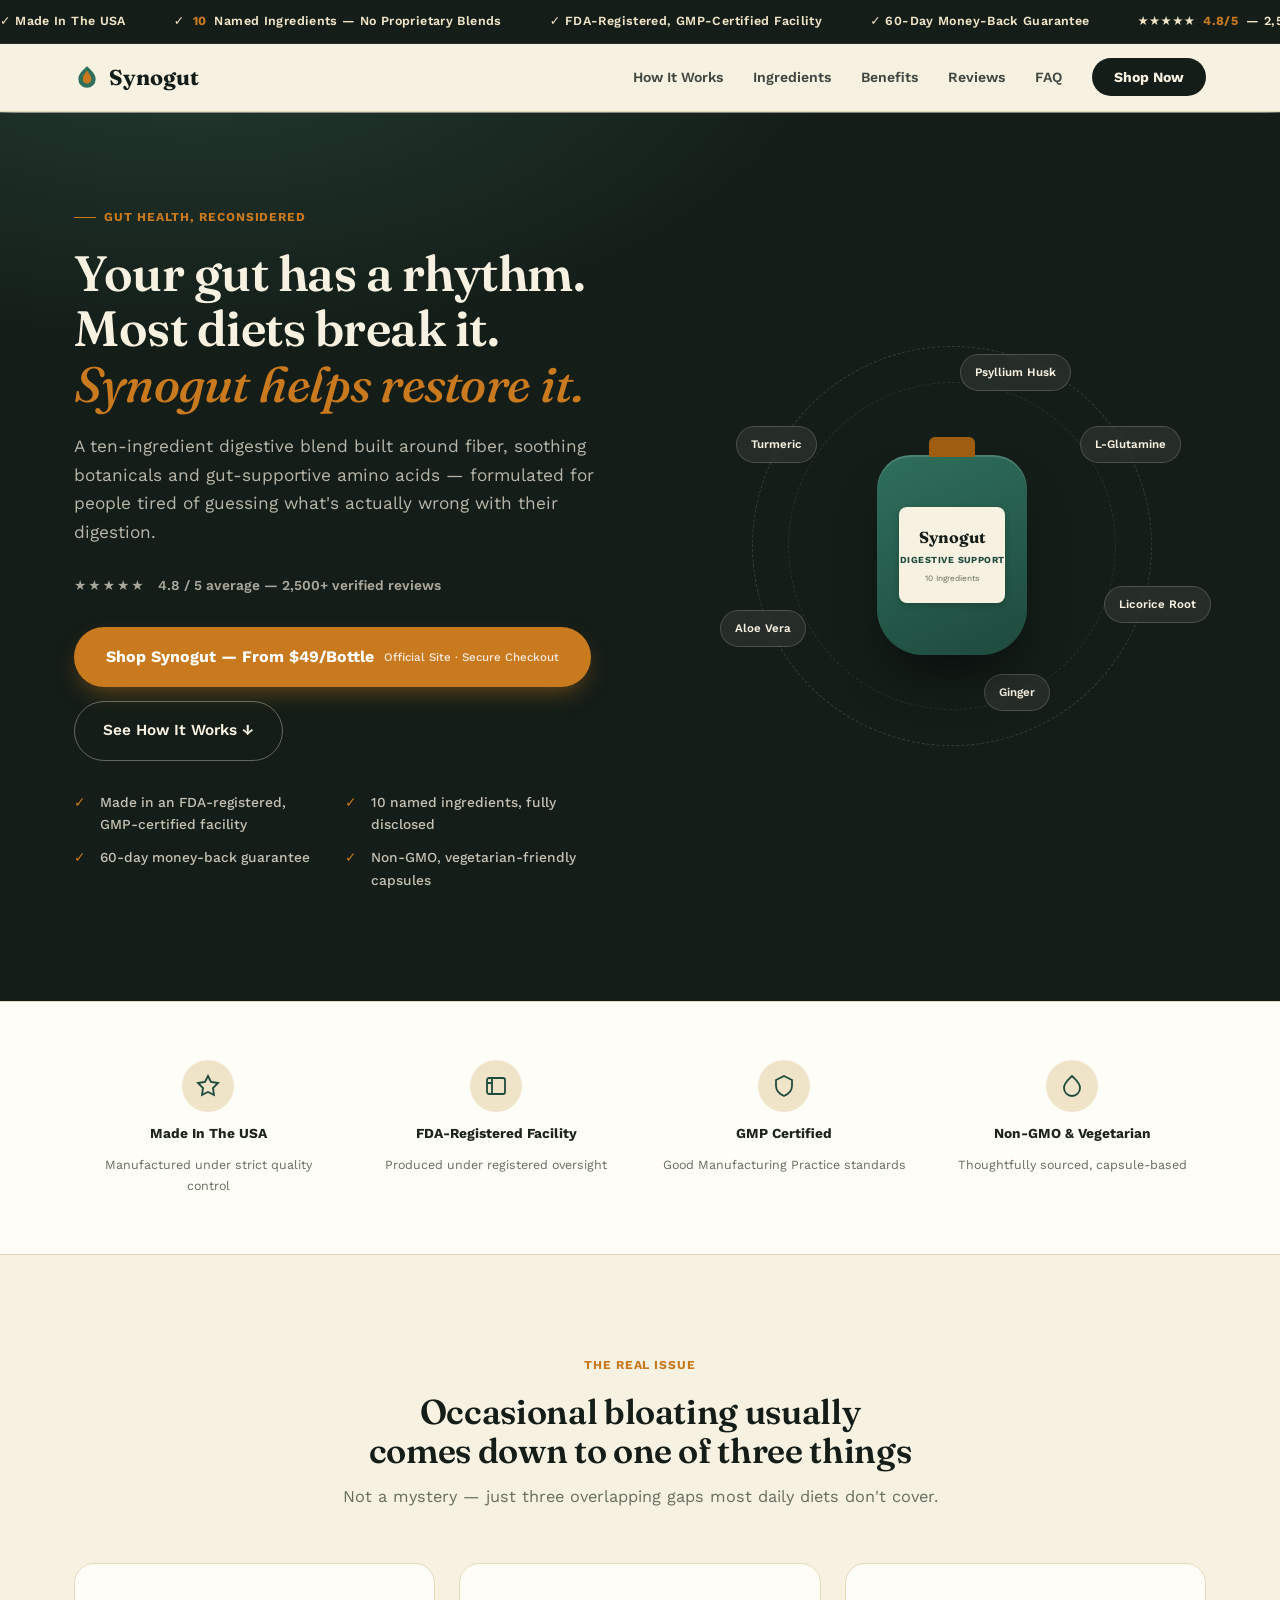
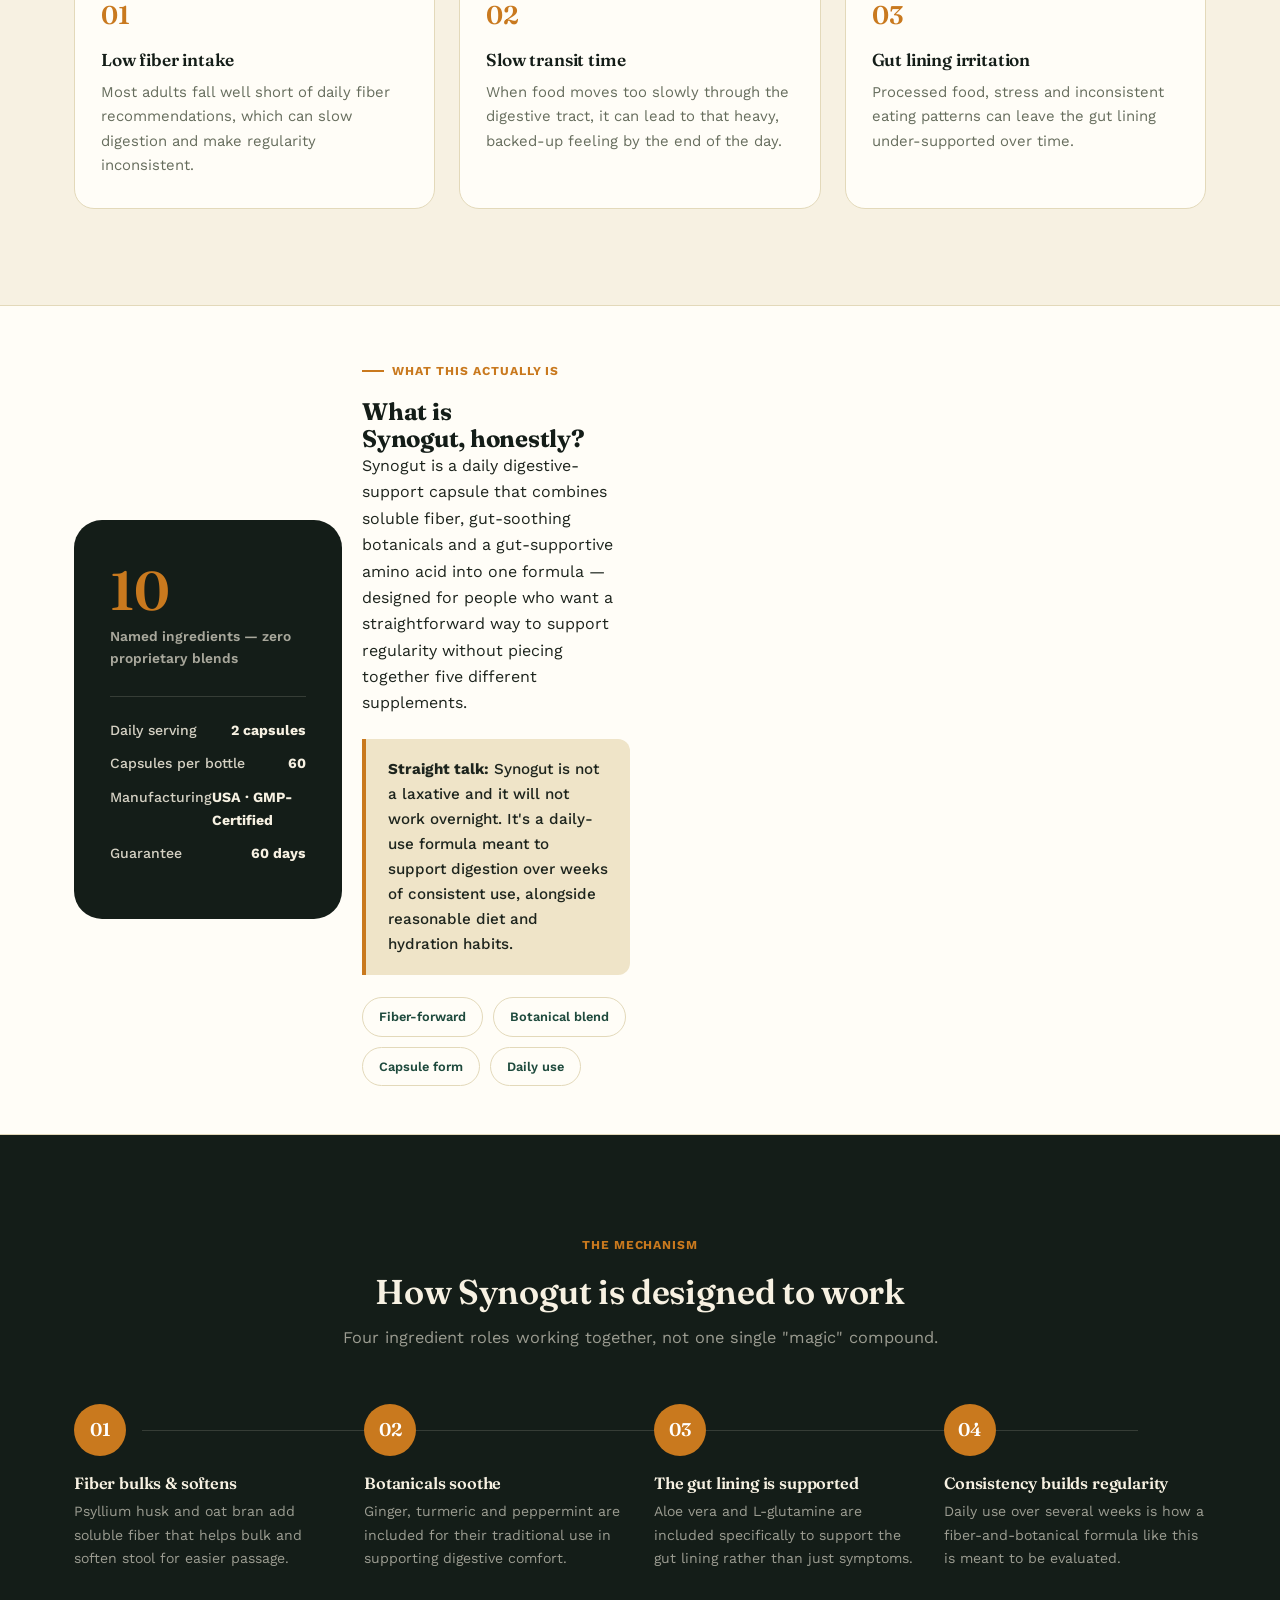
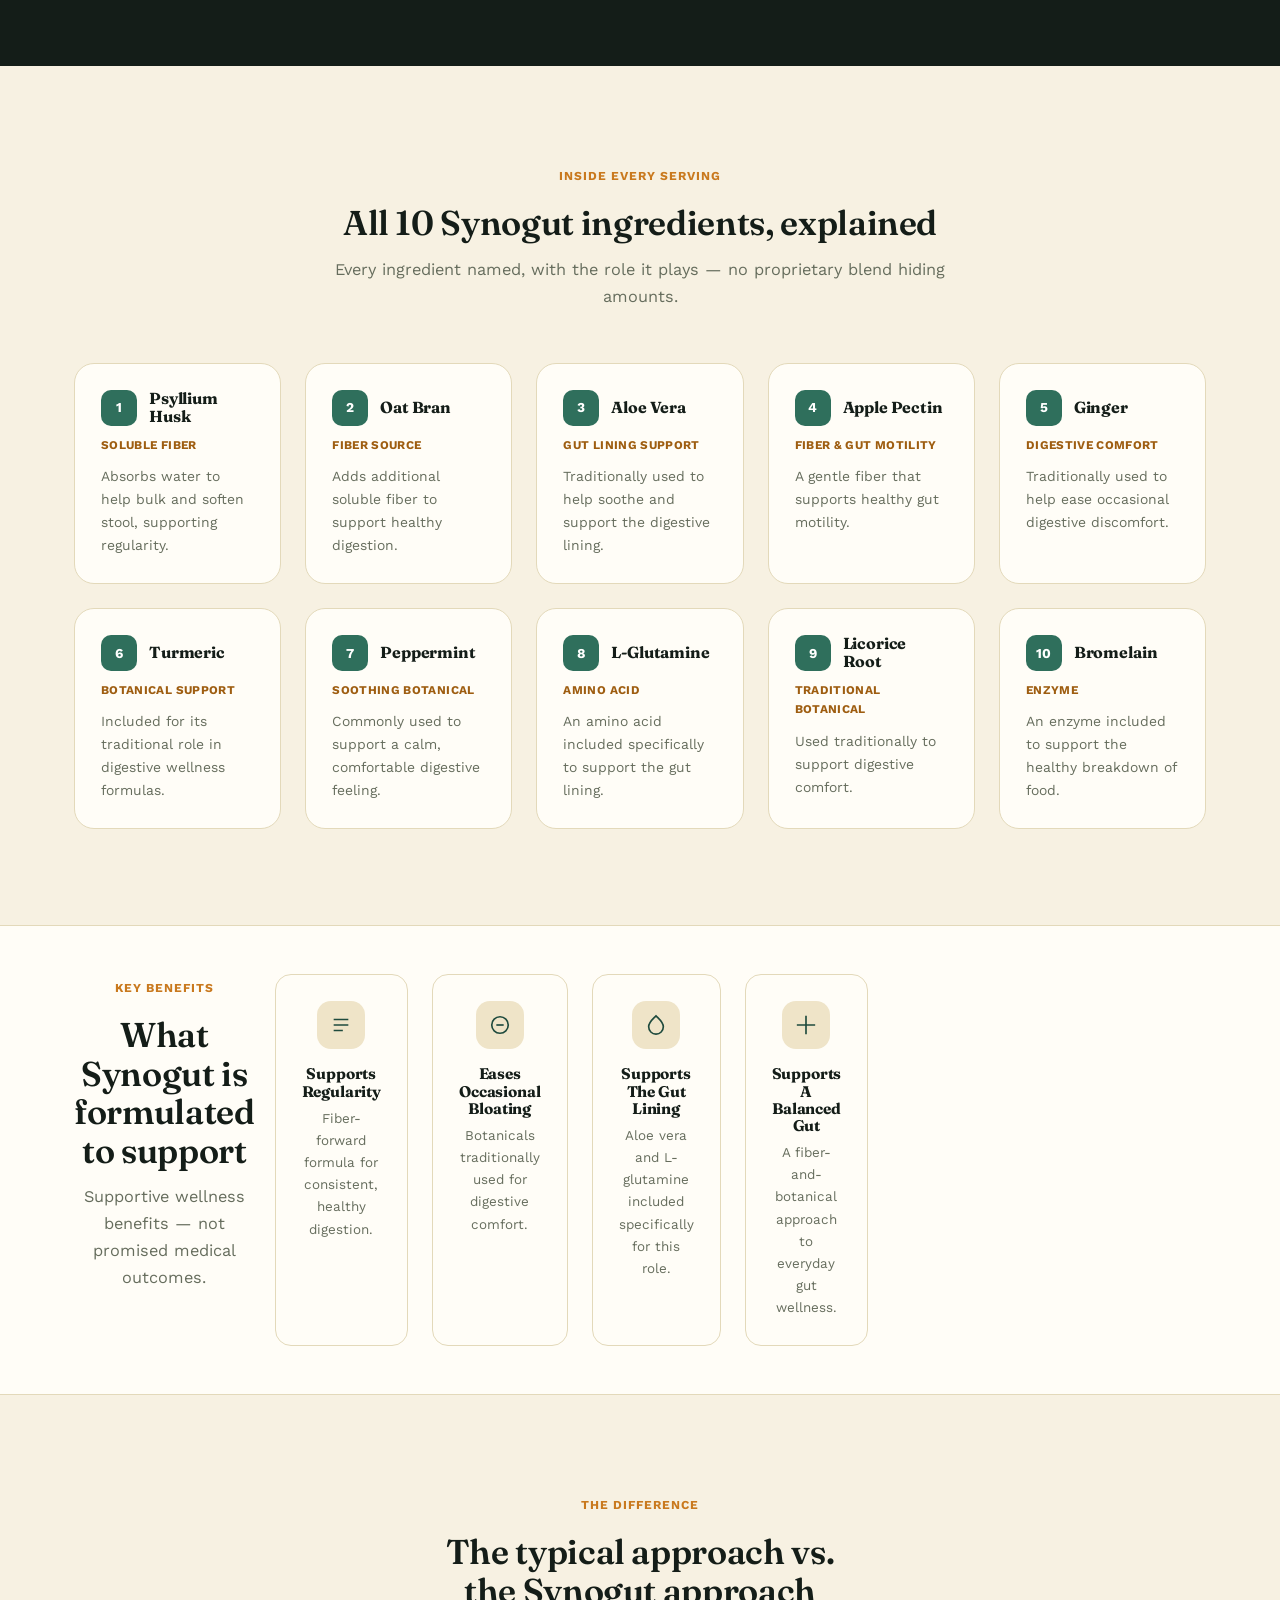
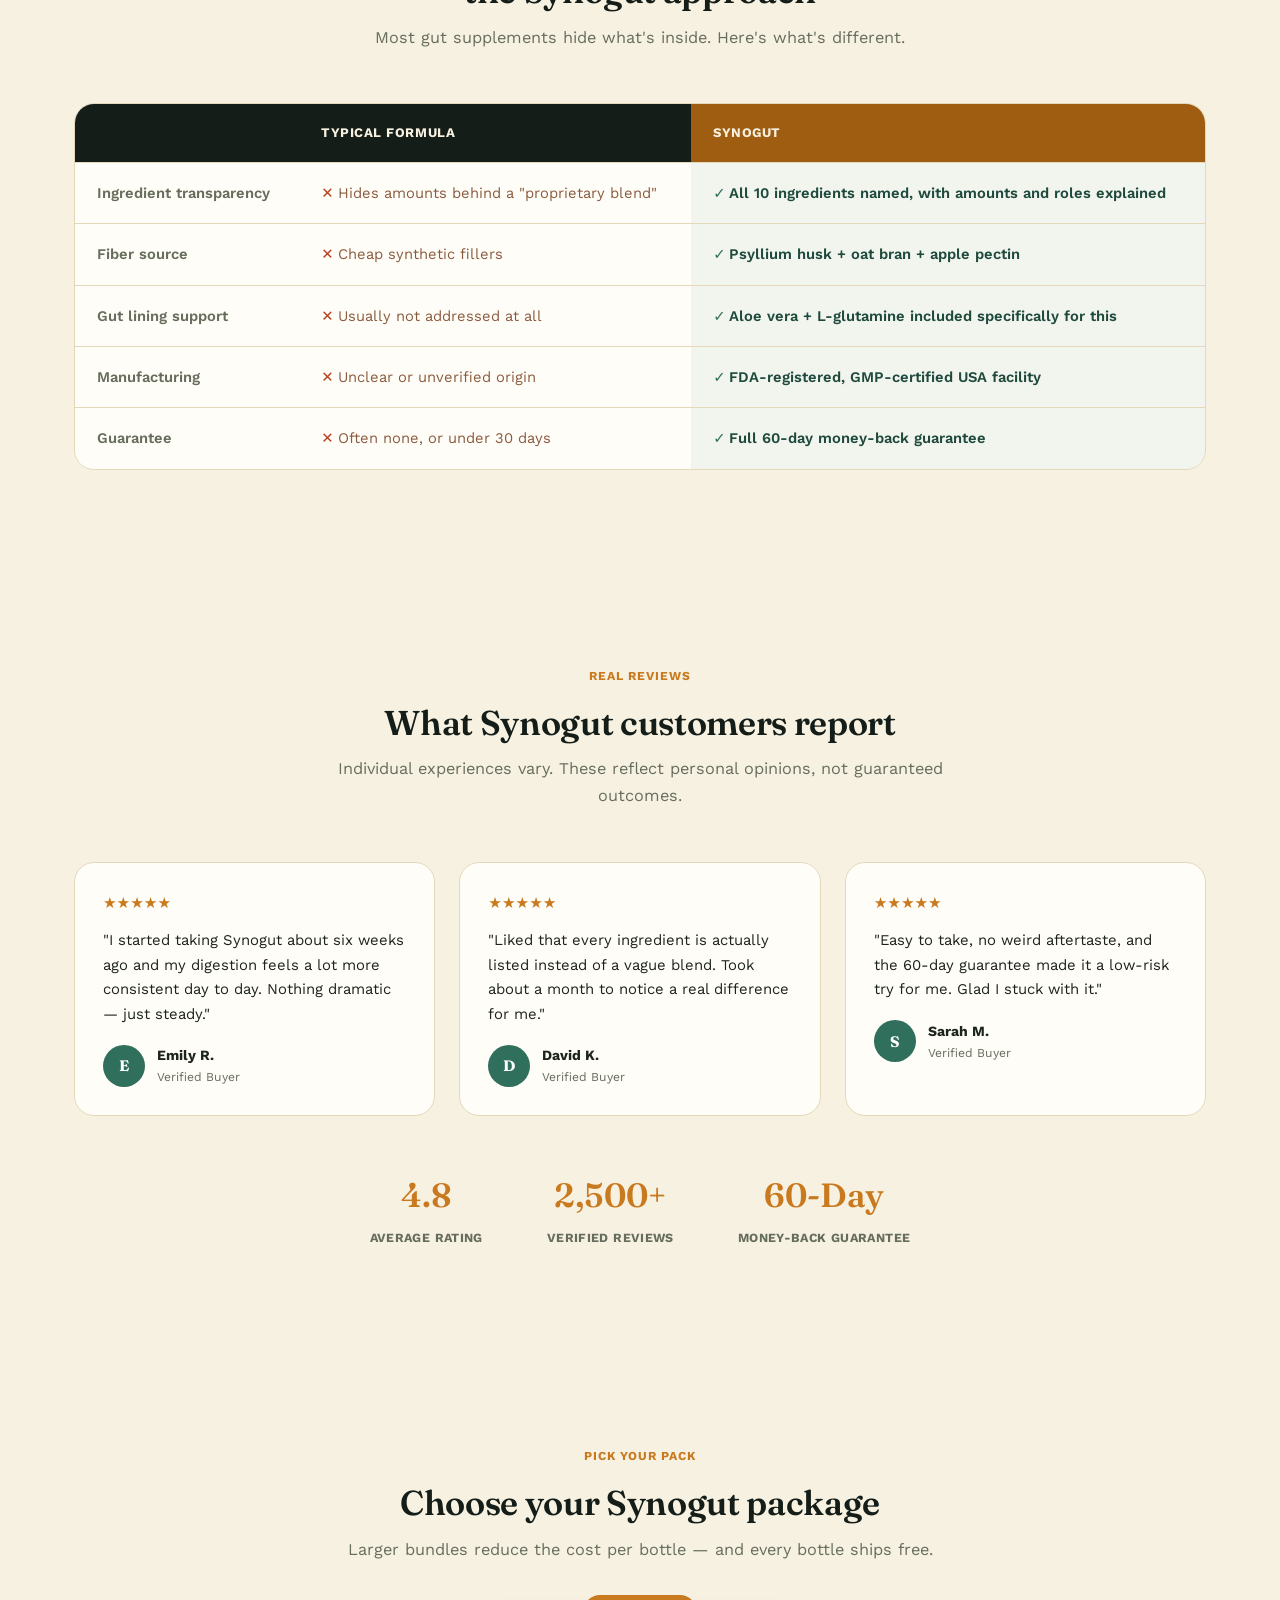
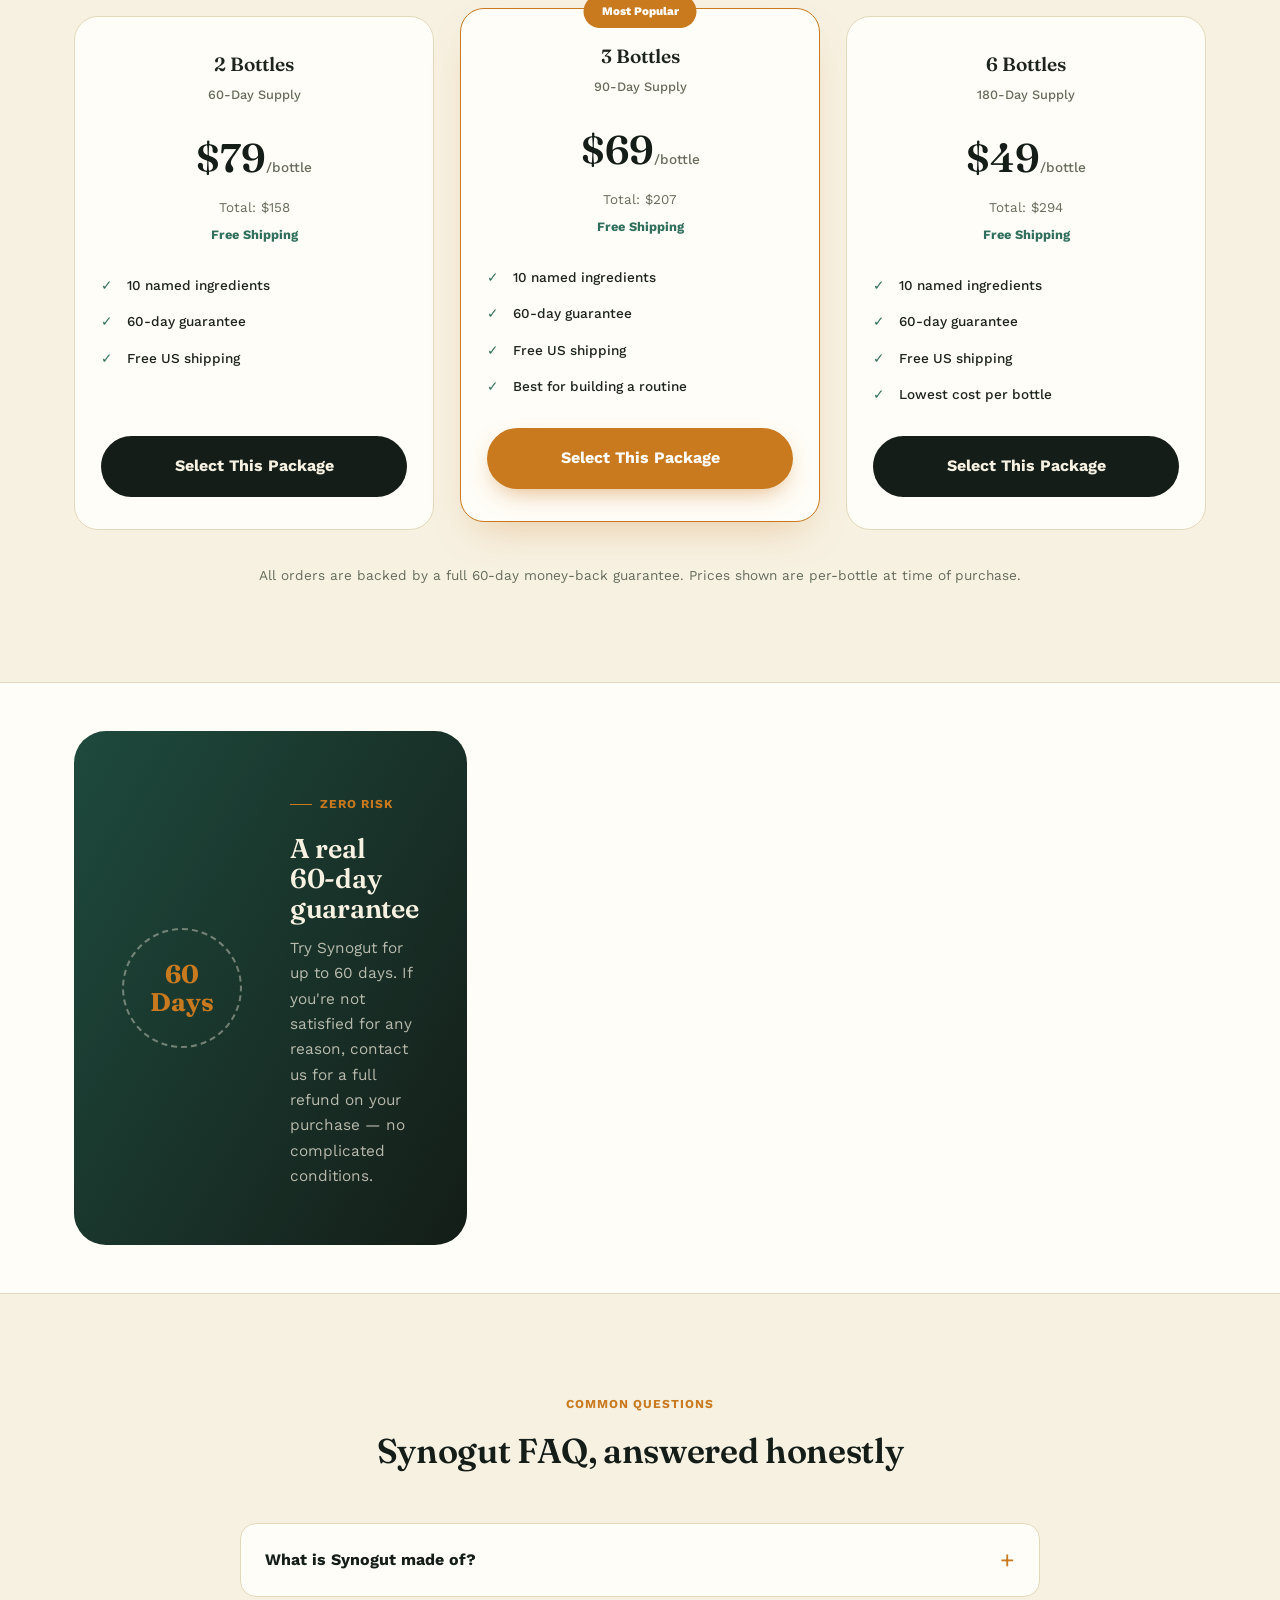
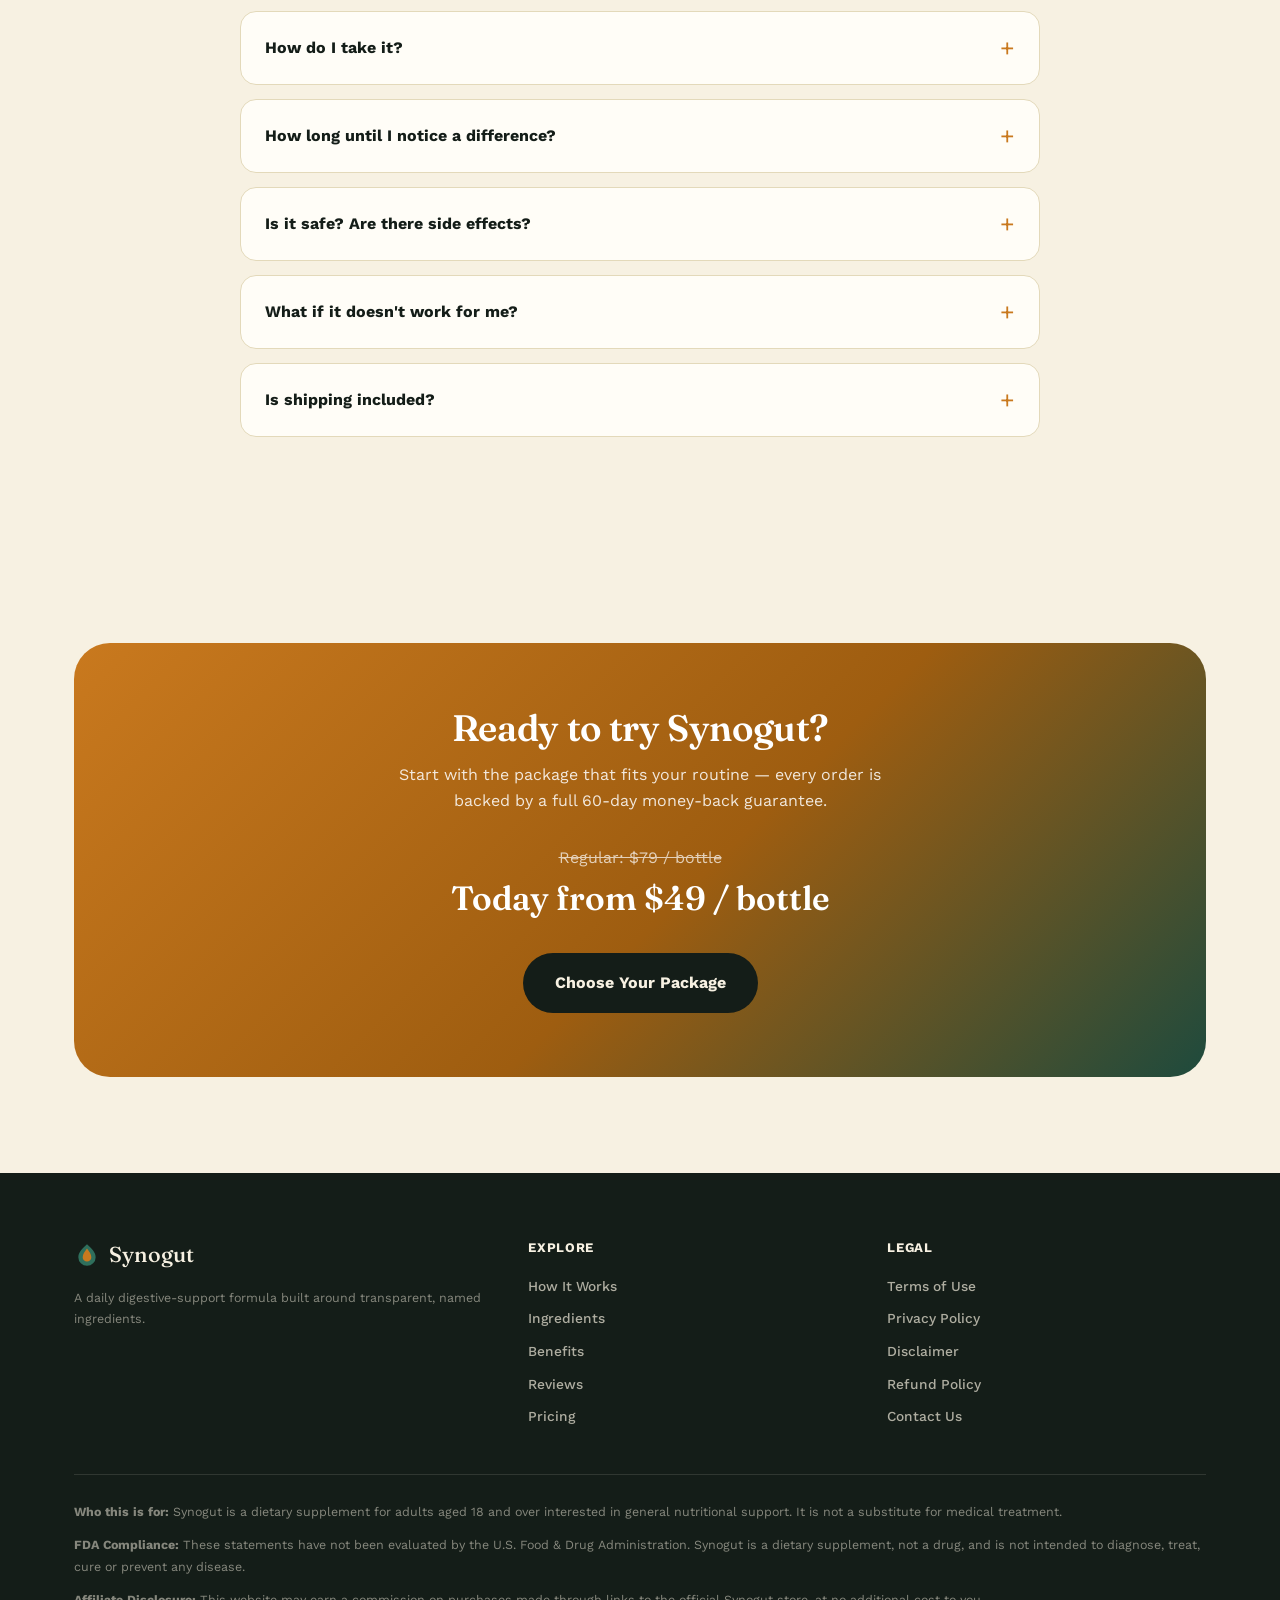
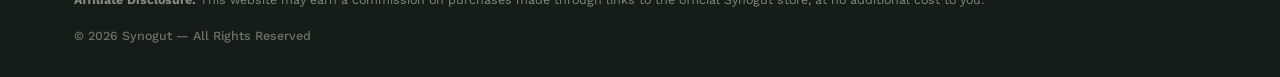
<file: samples/design-12-terra/index.html>
<!doctype html>
<html lang="en">
<head>
<meta charset="utf-8">
<meta name="viewport" content="width=device-width,initial-scale=1">
<title>Synogut — Your Gut Has A Rhythm</title>
<meta name="description" content="Synogut is a ten-ingredient digestive support formula built around fiber, soothing botanicals and gut-supportive amino acids. Made in an FDA-registered, GMP-certified USA facility.">
<link rel="preconnect" href="https://fonts.googleapis.com">
<link rel="preconnect" href="https://fonts.gstatic.com" crossorigin>
<link href="https://fonts.googleapis.com/css2?family=Fraunces:ital,opsz,wght@0,9..144,400;0,9..144,500;0,9..144,600;0,9..144,700;0,9..144,900;1,9..144,500&family=Work+Sans:wght@400;500;600;700;800&display=swap" rel="stylesheet">
<style>
:root{
 --ink:#141d18;
 --ink2:#1d2b23;
 --paper:#f7f1e2;
 --paper2:#efe4c8;
 --card:#fffdf7;
 --amber:#c9791e;
 --amber-dark:#9e5d10;
 --teal:#2f6f5c;
 --teal-dark:#1e4a3d;
 --text:#1d241d;
 --muted:#666d5d;
 --border:#e3d9ba;
 --radius:20px;
 --shadow:0 10px 30px -12px rgba(20,29,24,.25);
}
*{box-sizing:border-box;margin:0;padding:0}
html{scroll-behavior:smooth}
body{font-family:'Work Sans',system-ui,sans-serif;color:var(--text);background:var(--paper);line-height:1.65;-webkit-font-smoothing:antialiased}
h1,h2,h3,h4{font-family:'Fraunces',Georgia,serif;line-height:1.12;letter-spacing:-.01em;color:var(--ink);text-wrap:balance}
.wrap{max-width:1180px;margin:0 auto;padding:0 24px}
a{color:inherit;text-decoration:none}
img,svg{max-width:100%;display:block}
ul{list-style:none}
section{padding:96px 0}
@media(max-width:640px){section{padding:64px 0}}

/* ticker */
.ticker-wrap{background:var(--ink);overflow:hidden;padding:11px 0;border-bottom:1px solid rgba(255,255,255,.08)}
.ticker{display:flex;gap:48px;white-space:nowrap;animation:scroll 26s linear infinite;width:max-content}
.ticker span{color:var(--paper2);font-size:.78rem;font-weight:600;letter-spacing:.03em;display:flex;align-items:center;gap:8px}
.ticker span b{color:var(--amber);font-weight:700}
@keyframes scroll{from{transform:translateX(0)}to{transform:translateX(-50%)}}

/* nav */
nav{position:sticky;top:0;z-index:80;background:rgba(247,241,226,.92);backdrop-filter:blur(10px);border-bottom:1px solid var(--border)}
nav .wrap{display:flex;align-items:center;justify-content:space-between;gap:24px;padding:16px 24px}
.logo{display:flex;align-items:center;gap:9px;font-family:'Fraunces',serif;font-weight:700;font-size:1.35rem;color:var(--ink)}
.logo svg{width:26px;height:26px;flex:none}
.navlinks{display:flex;align-items:center;gap:30px;flex-wrap:wrap}
.navlinks a{font-size:.88rem;font-weight:600;color:var(--ink);opacity:.8}
.navlinks a:hover{opacity:1;color:var(--teal)}
.nav-cta{background:var(--ink)!important;color:var(--paper)!important;padding:11px 22px;border-radius:999px;opacity:1!important;font-weight:700!important}
.nav-cta:hover{background:var(--teal-dark)!important}
.navburger{display:none}
@media(max-width:900px){.navlinks{display:none}}

/* buttons */
.btn{display:inline-flex;align-items:center;gap:10px;background:var(--amber);color:#fff;padding:17px 32px;border-radius:999px;font-weight:700;font-size:1rem;cursor:pointer;border:none;box-shadow:0 10px 24px -8px rgba(201,121,30,.55);transition:.15s ease}
.btn:hover{background:var(--amber-dark);transform:translateY(-2px)}
.btn-ghost{display:inline-flex;align-items:center;gap:8px;background:transparent;color:var(--paper);padding:16px 28px;border-radius:999px;font-weight:600;font-size:.96rem;border:1.5px solid rgba(247,241,226,.35)}
.btn-ghost:hover{border-color:var(--paper)}
.btn-dark{display:inline-flex;align-items:center;gap:10px;background:var(--ink);color:var(--paper);padding:17px 32px;border-radius:999px;font-weight:700;font-size:1rem}
.btn-dark:hover{background:var(--teal-dark)}
.btn-sub{display:block;font-size:.72rem;font-weight:500;opacity:.85;margin-top:2px}
.btn-wide{width:100%;justify-content:center}

/* hero */
.hero{background:radial-gradient(1200px 600px at 15% -10%,#233c30 0%,var(--ink) 55%);position:relative;overflow:hidden;padding:88px 0 110px}
.hero-grid{display:grid;grid-template-columns:1.05fr .95fr;gap:64px;align-items:center;position:relative;z-index:2}
.eyebrow{display:inline-flex;align-items:center;gap:8px;font-size:.76rem;font-weight:700;letter-spacing:.08em;text-transform:uppercase;color:var(--amber);margin-bottom:18px}
.eyebrow:before{content:'';width:22px;height:1.5px;background:var(--amber)}
.hero h1{font-size:3.1rem;color:var(--paper);font-weight:600;margin-bottom:20px}
.hero h1 em{font-style:italic;color:var(--amber);font-weight:500}
.hero .lede{font-size:1.08rem;color:rgba(247,241,226,.72);max-width:520px;margin-bottom:28px;font-weight:400}
.rating-row{display:flex;align-items:center;gap:12px;margin-bottom:30px}
.stars{color:var(--amber);letter-spacing:2px;font-size:1.05rem}
.rating-row span{font-size:.86rem;color:rgba(247,241,226,.65);font-weight:600}
.hero-actions{display:flex;gap:14px;flex-wrap:wrap;margin-bottom:30px}
.hero-checks{display:grid;grid-template-columns:1fr 1fr;gap:10px 22px;max-width:520px}
.hero-checks li{position:relative;padding-left:26px;font-size:.86rem;color:rgba(247,241,226,.78);font-weight:500}
.hero-checks li:before{content:'✓';position:absolute;left:0;top:0;color:var(--amber);font-weight:800}

/* orbit graphic */
.orbit{position:relative;width:100%;max-width:400px;aspect-ratio:1/1;margin:0 auto}
.orbit-ring{position:absolute;inset:0;border:1.5px dashed rgba(247,241,226,.16);border-radius:50%}
.orbit-ring.r2{inset:36px;border-color:rgba(247,241,226,.1)}
.bottle{position:absolute;left:50%;top:50%;transform:translate(-50%,-50%);width:150px;text-align:center}
.bottle-cap{width:46px;height:20px;background:var(--amber-dark);border-radius:6px 6px 2px 2px;margin:0 auto -2px;position:relative;z-index:2}
.bottle-body{width:150px;height:200px;border-radius:34px 34px 46px 46px;background:linear-gradient(155deg,var(--teal) 0%,var(--teal-dark) 100%);box-shadow:0 30px 50px -18px rgba(0,0,0,.6),inset 0 2px 0 rgba(255,255,255,.15);display:flex;align-items:center;justify-content:center}
.bottle-label{background:var(--paper);width:106px;height:96px;border-radius:8px;display:flex;flex-direction:column;align-items:center;justify-content:center;gap:2px;box-shadow:0 2px 6px rgba(0,0,0,.2)}
.bottle-label b{font-family:'Fraunces',serif;font-size:1rem;color:var(--ink);font-weight:700}
.bottle-label span{font-size:.58rem;color:var(--teal-dark);font-weight:700;letter-spacing:.05em;text-transform:uppercase}
.bottle-label i{font-size:.52rem;color:var(--muted);font-style:normal;margin-top:3px}
.chip{position:absolute;background:rgba(247,241,226,.08);border:1px solid rgba(247,241,226,.18);color:var(--paper);font-size:.72rem;font-weight:600;padding:8px 14px;border-radius:999px;backdrop-filter:blur(4px);white-space:nowrap}
.chip.c1{top:2%;left:52%}
.chip.c2{top:20%;left:-4%}
.chip.c3{top:66%;left:-8%}
.chip.c4{top:82%;left:58%}
.chip.c5{top:20%;left:82%}
.chip.c6{top:60%;left:88%}
@media(max-width:1050px){.hero-grid{grid-template-columns:1fr}.orbit{max-width:320px;margin-top:20px}.hero h1{font-size:2.4rem}.hero-checks{grid-template-columns:1fr}}
@media(max-width:640px){.chip{display:none}}

/* section heads */
.head{text-align:center;max-width:640px;margin:0 auto 52px}
.head .eyebrow{justify-content:center}
.head .eyebrow:before{display:none}
.head h2{font-size:2.15rem;font-weight:600;margin-bottom:14px}
.head p{color:var(--muted);font-size:1.02rem}
.head.left{text-align:left;margin:0 0 40px}
.head.left .eyebrow{justify-content:flex-start}

/* trust badges */
.trust{background:var(--card);border-top:1px solid var(--border);border-bottom:1px solid var(--border);padding:48px 0}
.trust .wrap{display:grid;grid-template-columns:repeat(4,1fr);gap:20px}
.tcard{display:flex;flex-direction:column;align-items:center;text-align:center;gap:10px;padding:10px}
.tcard .ic{width:52px;height:52px;border-radius:50%;background:var(--paper2);display:flex;align-items:center;justify-content:center;color:var(--teal-dark)}
.tcard b{font-size:.86rem;font-weight:700}
.tcard span{font-size:.78rem;color:var(--muted)}
@media(max-width:760px){.trust .wrap{grid-template-columns:1fr 1fr}}

/* problem cards */
.grid{display:grid;gap:24px}
.g3{grid-template-columns:repeat(3,1fr)}
.g4{grid-template-columns:repeat(4,1fr)}
.g5{grid-template-columns:repeat(5,1fr)}
@media(max-width:900px){.g3,.g4,.g5{grid-template-columns:1fr 1fr}}
@media(max-width:560px){.g3,.g4,.g5{grid-template-columns:1fr}}

.pcard{background:var(--card);border:1px solid var(--border);border-radius:var(--radius);padding:30px 26px}
.pcard .num{font-family:'Fraunces',serif;font-size:1.6rem;color:var(--amber);font-weight:600;margin-bottom:14px}
.pcard h4{font-size:1.08rem;margin-bottom:10px;font-weight:600}
.pcard p{color:var(--muted);font-size:.93rem}

/* split */
.split{display:grid;grid-template-columns:.85fr 1.15fr;gap:64px;align-items:center}
@media(max-width:900px){.split{grid-template-columns:1fr}}
.statcard{background:var(--ink);border-radius:28px;padding:44px 36px;color:var(--paper)}
.statcard .big{font-family:'Fraunces',serif;font-size:3.4rem;font-weight:600;color:var(--amber);line-height:1}
.statcard .lbl{font-size:.86rem;color:rgba(247,241,226,.65);margin:6px 0 26px;font-weight:600}
.statcard hr{border:none;border-top:1px solid rgba(247,241,226,.15);margin:22px 0}
.statrow{display:flex;justify-content:space-between;font-size:.88rem;color:rgba(247,241,226,.85);margin-bottom:10px;font-weight:500}
.statrow b{color:var(--paper)}
.callout{background:var(--paper2);border-left:4px solid var(--amber);border-radius:0 12px 12px 0;padding:18px 22px;margin:22px 0;font-size:.95rem;font-weight:500;color:var(--text)}
.chiprow{display:flex;flex-wrap:wrap;gap:10px;margin-top:20px}
.chiprow span{background:var(--card);border:1px solid var(--border);border-radius:999px;padding:8px 16px;font-size:.8rem;font-weight:600;color:var(--teal-dark)}

/* dark section (how it works) */
.dark{background:var(--ink);color:var(--paper)}
.dark .head h2,.dark h3,.dark h4{color:var(--paper)}
.dark .head p{color:rgba(247,241,226,.6)}
.timeline{position:relative;display:grid;grid-template-columns:repeat(4,1fr);gap:28px}
.timeline:before{content:'';position:absolute;top:26px;left:6%;right:6%;height:1px;background:rgba(247,241,226,.15)}
@media(max-width:900px){.timeline{grid-template-columns:1fr 1fr}.timeline:before{display:none}}
@media(max-width:560px){.timeline{grid-template-columns:1fr}}
.tl-step{position:relative}
.tl-num{width:52px;height:52px;border-radius:50%;background:var(--amber);color:#fff;display:flex;align-items:center;justify-content:center;font-family:'Fraunces',serif;font-weight:600;font-size:1.15rem;margin-bottom:18px;position:relative;z-index:2}
.tl-step h4{font-size:1.02rem;margin-bottom:8px;font-weight:600}
.tl-step p{font-size:.88rem;color:rgba(247,241,226,.6)}

/* ingredients */
.ing-card{background:var(--card);border:1px solid var(--border);border-radius:var(--radius);padding:26px;display:flex;flex-direction:column;gap:10px}
.ing-top{display:flex;align-items:center;gap:12px}
.ing-num{width:36px;height:36px;border-radius:10px;background:var(--teal);color:#fff;display:flex;align-items:center;justify-content:center;font-weight:700;font-size:.85rem;flex:none}
.ing-card h4{font-size:1rem;font-weight:700}
.ing-role{font-size:.74rem;color:var(--amber-dark);font-weight:700;text-transform:uppercase;letter-spacing:.03em}
.ing-card p{font-size:.87rem;color:var(--muted)}

/* benefits */
.bcard{background:var(--card);border:1px solid var(--border);border-radius:16px;padding:26px;text-align:center}
.bcard .ic{width:48px;height:48px;border-radius:14px;background:var(--paper2);color:var(--teal-dark);display:flex;align-items:center;justify-content:center;margin:0 auto 16px}
.bcard h4{font-size:.96rem;margin-bottom:8px;font-weight:700}
.bcard p{font-size:.84rem;color:var(--muted)}

/* comparison table */
.tblwrap{overflow-x:auto;border-radius:var(--radius);border:1px solid var(--border)}
table.cmp{width:100%;border-collapse:collapse;min-width:640px;background:var(--card)}
table.cmp th{text-align:left;padding:18px 22px;font-size:.82rem;text-transform:uppercase;letter-spacing:.04em;font-weight:700;background:var(--ink);color:var(--paper)}
table.cmp th:first-child{color:rgba(247,241,226,.55);font-weight:600}
table.cmp th.hl{background:var(--amber-dark)}
table.cmp td{padding:18px 22px;font-size:.92rem;border-top:1px solid var(--border);vertical-align:top}
table.cmp td:first-child{color:var(--muted);font-weight:600;white-space:nowrap}
table.cmp td.bad{color:#8a5a3f}
table.cmp td.bad:before{content:'✕ ';color:#b4401f;font-weight:800}
table.cmp td.good{color:var(--teal-dark);font-weight:600;background:rgba(47,111,92,.06)}
table.cmp td.good:before{content:'✓ ';color:var(--teal);font-weight:800}

/* reviews */
.rev-card{background:var(--card);border:1px solid var(--border);border-radius:var(--radius);padding:28px}
.rev-stars{color:var(--amber);font-size:.95rem;margin-bottom:12px}
.rev-card p{font-size:.93rem;color:var(--text);margin-bottom:18px}
.rev-head{display:flex;align-items:center;gap:12px}
.rev-avatar{width:42px;height:42px;border-radius:50%;background:var(--teal);color:#fff;display:flex;align-items:center;justify-content:center;font-family:'Fraunces',serif;font-weight:700;font-size:.95rem;flex:none}
.rev-name{font-weight:700;font-size:.88rem}
.rev-sub{font-size:.76rem;color:var(--muted)}
.rev-board{display:flex;justify-content:center;gap:64px;margin-top:52px;flex-wrap:wrap;text-align:center}
.rev-board b{display:block;font-family:'Fraunces',serif;font-size:2.1rem;font-weight:600;color:var(--amber)}
.rev-board span{font-size:.78rem;color:var(--muted);font-weight:700;text-transform:uppercase;letter-spacing:.03em}

/* pricing */
.plans{display:grid;grid-template-columns:repeat(3,1fr);gap:26px;align-items:stretch}
@media(max-width:900px){.plans{grid-template-columns:1fr}}
.plan{background:var(--card);border:1.5px solid var(--border);border-radius:24px;padding:32px 26px;text-align:center;display:flex;flex-direction:column;position:relative}
.plan.top{border-color:var(--amber);box-shadow:0 18px 40px -16px rgba(201,121,30,.35);transform:translateY(-8px)}
@media(max-width:900px){.plan.top{transform:none}}
.plan-badge{position:absolute;top:-14px;left:50%;transform:translateX(-50%);background:var(--amber);color:#fff;font-size:.72rem;font-weight:800;padding:7px 18px;border-radius:999px;white-space:nowrap}
.plan-ttl{font-family:'Fraunces',serif;font-weight:600;font-size:1.2rem;margin-bottom:4px}
.plan-sub{font-size:.8rem;color:var(--muted);margin-bottom:20px;font-weight:500}
.plan-price{font-family:'Fraunces',serif;font-size:2.5rem;font-weight:600;color:var(--ink)}
.plan-price small{font-size:.85rem;font-weight:500;color:var(--muted);font-family:'Work Sans',sans-serif}
.plan-tot{font-size:.84rem;color:var(--muted);margin:6px 0 4px}
.plan-ship{font-size:.8rem;color:var(--teal);font-weight:700;margin-bottom:22px}
.plan ul{text-align:left;margin-bottom:24px;flex:1}
.plan ul li{font-size:.85rem;padding:7px 0 7px 26px;position:relative;font-weight:500;color:var(--text)}
.plan ul li:before{content:'✓';position:absolute;left:0;color:var(--teal);font-weight:800}
.plan-note{text-align:center;margin-top:34px;font-size:.85rem;color:var(--muted)}

/* guarantee */
.guar{background:linear-gradient(120deg,var(--teal-dark),var(--ink));border-radius:32px;padding:56px 48px;display:flex;align-items:center;gap:48px;color:var(--paper)}
.guar .seal{width:120px;height:120px;border-radius:50%;border:2px dashed rgba(247,241,226,.4);display:flex;align-items:center;justify-content:center;flex:none;font-family:'Fraunces',serif;font-size:1.6rem;font-weight:700;color:var(--amber);text-align:center;line-height:1.1}
.guar h3{color:var(--paper);font-size:1.7rem;margin-bottom:12px;font-weight:600}
.guar p{color:rgba(247,241,226,.72);font-size:.96rem}
@media(max-width:760px){.guar{flex-direction:column;text-align:center;padding:40px 26px}}

/* faq */
.faq{max-width:800px;margin:0 auto}
.faq-row{border:1px solid var(--border);border-radius:16px;margin-bottom:14px;background:var(--card);overflow:hidden}
.faq-btn{width:100%;text-align:left;background:transparent;border:none;padding:22px 24px;font-size:1rem;font-weight:700;font-family:'Work Sans',sans-serif;cursor:pointer;color:var(--ink);display:flex;justify-content:space-between;align-items:center;gap:16px}
.faq-btn:after{content:'+';font-size:1.5rem;color:var(--amber);font-weight:400;flex:none}
.faq-body{max-height:0;overflow:hidden;transition:max-height .25s ease}
.faq-body p{padding:0 24px 22px;color:var(--muted);font-size:.92rem}
.faq-row.open .faq-btn:after{content:'−'}

/* final cta */
.final{background:linear-gradient(135deg,var(--amber) 0%,var(--amber-dark) 55%,var(--teal-dark) 100%);border-radius:36px;padding:64px 40px;text-align:center;color:#fff}
.final h2{color:#fff;font-size:2.3rem;margin-bottom:14px;font-weight:600}
.final p{color:rgba(255,255,255,.85);margin-bottom:30px;font-size:1rem;max-width:540px;margin-left:auto;margin-right:auto}
.final .price-row{margin-bottom:26px}
.final .old{text-decoration:line-through;opacity:.7;font-size:1rem}
.final .new{font-family:'Fraunces',serif;font-size:2.1rem;font-weight:600}

/* footer */
footer{background:var(--ink);color:rgba(247,241,226,.7);padding:64px 0 30px;font-size:.86rem}
.foot-top{display:grid;grid-template-columns:1.3fr 1fr 1fr;gap:40px;margin-bottom:36px}
@media(max-width:760px){.foot-top{grid-template-columns:1fr}}
.foot-top h5{color:var(--paper);font-size:.82rem;text-transform:uppercase;letter-spacing:.05em;margin-bottom:16px;font-weight:700}
.foot-top ul li{margin-bottom:10px}
.foot-top a{color:rgba(247,241,226,.68);font-weight:500}
.foot-top a:hover{color:var(--amber)}
footer hr{border:none;border-top:1px solid rgba(247,241,226,.12);margin:26px 0}
footer p{margin-bottom:12px;color:rgba(247,241,226,.5);font-size:.78rem;line-height:1.7}
.cr{margin-top:16px;font-size:.78rem;color:rgba(247,241,226,.4);font-weight:500}

/* sticky bar */
.sticky-bar{position:fixed;bottom:0;left:0;right:0;background:var(--card);border-top:1px solid var(--border);padding:14px 20px;display:none;align-items:center;justify-content:space-between;gap:16px;box-shadow:0 -8px 24px rgba(0,0,0,.1);z-index:70}
.sticky-bar b{font-weight:700;font-size:1.02rem;font-family:'Fraunces',serif}
.sticky-bar small{display:block;color:var(--muted);font-size:.73rem;font-weight:600}
@media(max-width:760px){.sticky-bar{display:flex}body{padding-bottom:82px}}
</style>
</head>
<body>

<div class="ticker-wrap"><div class="ticker" id="ticker">
<span>✓ Made In The USA</span><span>✓ <b>10</b> Named Ingredients — No Proprietary Blends</span><span>✓ FDA-Registered, GMP-Certified Facility</span><span>✓ 60-Day Money-Back Guarantee</span><span>★★★★★ <b>4.8/5</b> — 2,500+ Verified Reviews</span>
<span>✓ Made In The USA</span><span>✓ <b>10</b> Named Ingredients — No Proprietary Blends</span><span>✓ FDA-Registered, GMP-Certified Facility</span><span>✓ 60-Day Money-Back Guarantee</span><span>★★★★★ <b>4.8/5</b> — 2,500+ Verified Reviews</span>
</div></div>

<nav><div class="wrap">
<a class="logo" href="#top"><svg viewBox="0 0 24 24" fill="none"><path d="M12 2C8 6 4 9 4 14a8 8 0 0016 0c0-5-4-8-8-12z" fill="#2f6f5c"/><path d="M12 6c-2 3-4 5-4 8a4 4 0 008 0c0-3-2-5-4-8z" fill="#c9791e"/></svg>Synogut</a>
<ul class="navlinks">
<li><a href="#how-it-works">How It Works</a></li>
<li><a href="#ingredients">Ingredients</a></li>
<li><a href="#benefits">Benefits</a></li>
<li><a href="#reviews">Reviews</a></li>
<li><a href="#faq">FAQ</a></li>
<li><a class="nav-cta" href="#pricing">Shop Now</a></li>
</ul>
</div></nav>

<header class="hero" id="top"><div class="wrap hero-grid">
<div>
<span class="eyebrow">Gut Health, Reconsidered</span>
<h1>Your gut has a rhythm. Most diets break it. <em>Synogut helps restore it.</em></h1>
<p class="lede">A ten-ingredient digestive blend built around fiber, soothing botanicals and gut-supportive amino acids — formulated for people tired of guessing what's actually wrong with their digestion.</p>
<div class="rating-row"><span class="stars">★★★★★</span><span>4.8 / 5 average — 2,500+ verified reviews</span></div>
<div class="hero-actions">
<a class="btn" href="#pricing">Shop Synogut — From $49/Bottle<span class="btn-sub">Official Site · Secure Checkout</span></a>
<a class="btn-ghost" href="#how-it-works">See How It Works ↓</a>
</div>
<ul class="hero-checks">
<li>Made in an FDA-registered, GMP-certified facility</li>
<li>10 named ingredients, fully disclosed</li>
<li>60-day money-back guarantee</li>
<li>Non-GMO, vegetarian-friendly capsules</li>
</ul>
</div>
<div class="orbit">
<div class="orbit-ring"></div>
<div class="orbit-ring r2"></div>
<div class="chip c1">Psyllium Husk</div>
<div class="chip c2">Turmeric</div>
<div class="chip c3">Aloe Vera</div>
<div class="chip c4">Ginger</div>
<div class="chip c5">L-Glutamine</div>
<div class="chip c6">Licorice Root</div>
<div class="bottle">
<div class="bottle-cap"></div>
<div class="bottle-body"><div class="bottle-label"><b>Synogut</b><span>Digestive Support</span><i>10 Ingredients</i></div></div>
</div>
</div>
</div></header>

<section class="trust"><div class="wrap">
<div class="tcard"><div class="ic"><svg width="24" height="24" viewBox="0 0 24 24" fill="none" stroke="currentColor" stroke-width="1.8"><path d="M12 2l3 6 7 1-5 5 1 7-6-3-6 3 1-7-5-5 7-1z"/></svg></div><b>Made In The USA</b><span>Manufactured under strict quality control</span></div>
<div class="tcard"><div class="ic"><svg width="24" height="24" viewBox="0 0 24 24" fill="none" stroke="currentColor" stroke-width="1.8"><rect x="3" y="4" width="18" height="16" rx="2"/><path d="M8 4v16M3 9h5"/></svg></div><b>FDA-Registered Facility</b><span>Produced under registered oversight</span></div>
<div class="tcard"><div class="ic"><svg width="24" height="24" viewBox="0 0 24 24" fill="none" stroke="currentColor" stroke-width="1.8"><path d="M12 2l8 4v6c0 5-3.5 8-8 10-4.5-2-8-5-8-10V6z"/></svg></div><b>GMP Certified</b><span>Good Manufacturing Practice standards</span></div>
<div class="tcard"><div class="ic"><svg width="24" height="24" viewBox="0 0 24 24" fill="none" stroke="currentColor" stroke-width="1.8"><path d="M12 2C8 6 4 9 4 14a8 8 0 0016 0c0-5-4-8-8-12z"/></svg></div><b>Non-GMO &amp; Vegetarian</b><span>Thoughtfully sourced, capsule-based</span></div>
</div></section>

<section><div class="wrap">
<div class="head"><span class="eyebrow">The Real Issue</span><h2>Occasional bloating usually comes down to one of three things</h2><p>Not a mystery — just three overlapping gaps most daily diets don't cover.</p></div>
<div class="grid g3">
<div class="pcard"><div class="num">01</div><h4>Low fiber intake</h4><p>Most adults fall well short of daily fiber recommendations, which can slow digestion and make regularity inconsistent.</p></div>
<div class="pcard"><div class="num">02</div><h4>Slow transit time</h4><p>When food moves too slowly through the digestive tract, it can lead to that heavy, backed-up feeling by the end of the day.</p></div>
<div class="pcard"><div class="num">03</div><h4>Gut lining irritation</h4><p>Processed food, stress and inconsistent eating patterns can leave the gut lining under-supported over time.</p></div>
</div>
</div></section>

<section class="trust" id="what-is"><div class="wrap split">
<div class="statcard">
<div class="big">10</div>
<div class="lbl">Named ingredients — zero proprietary blends</div>
<hr>
<div class="statrow"><span>Daily serving</span><b>2 capsules</b></div>
<div class="statrow"><span>Capsules per bottle</span><b>60</b></div>
<div class="statrow"><span>Manufacturing</span><b>USA · GMP-Certified</b></div>
<div class="statrow"><span>Guarantee</span><b>60 days</b></div>
</div>
<div>
<span class="eyebrow">What This Actually Is</span>
<h2>What is Synogut, honestly?</h2>
<p>Synogut is a daily digestive-support capsule that combines soluble fiber, gut-soothing botanicals and a gut-supportive amino acid into one formula — designed for people who want a straightforward way to support regularity without piecing together five different supplements.</p>
<div class="callout"><b>Straight talk:</b> Synogut is not a laxative and it will not work overnight. It's a daily-use formula meant to support digestion over weeks of consistent use, alongside reasonable diet and hydration habits.</div>
<div class="chiprow"><span>Fiber-forward</span><span>Botanical blend</span><span>Capsule form</span><span>Daily use</span></div>
</div>
</div></section>

<section class="dark" id="how-it-works"><div class="wrap">
<div class="head"><span class="eyebrow">The Mechanism</span><h2>How Synogut is designed to work</h2><p>Four ingredient roles working together, not one single "magic" compound.</p></div>
<div class="timeline">
<div class="tl-step"><div class="tl-num">01</div><h4>Fiber bulks &amp; softens</h4><p>Psyllium husk and oat bran add soluble fiber that helps bulk and soften stool for easier passage.</p></div>
<div class="tl-step"><div class="tl-num">02</div><h4>Botanicals soothe</h4><p>Ginger, turmeric and peppermint are included for their traditional use in supporting digestive comfort.</p></div>
<div class="tl-step"><div class="tl-num">03</div><h4>The gut lining is supported</h4><p>Aloe vera and L-glutamine are included specifically to support the gut lining rather than just symptoms.</p></div>
<div class="tl-step"><div class="tl-num">04</div><h4>Consistency builds regularity</h4><p>Daily use over several weeks is how a fiber-and-botanical formula like this is meant to be evaluated.</p></div>
</div>
</div></section>

<section id="ingredients"><div class="wrap">
<div class="head"><span class="eyebrow">Inside Every Serving</span><h2>All 10 Synogut ingredients, explained</h2><p>Every ingredient named, with the role it plays — no proprietary blend hiding amounts.</p></div>
<div class="grid g5" id="ing-grid">
<div class="ing-card"><div class="ing-top"><div class="ing-num">1</div><h4>Psyllium Husk</h4></div><div class="ing-role">Soluble Fiber</div><p>Absorbs water to help bulk and soften stool, supporting regularity.</p></div>
<div class="ing-card"><div class="ing-top"><div class="ing-num">2</div><h4>Oat Bran</h4></div><div class="ing-role">Fiber Source</div><p>Adds additional soluble fiber to support healthy digestion.</p></div>
<div class="ing-card"><div class="ing-top"><div class="ing-num">3</div><h4>Aloe Vera</h4></div><div class="ing-role">Gut Lining Support</div><p>Traditionally used to help soothe and support the digestive lining.</p></div>
<div class="ing-card"><div class="ing-top"><div class="ing-num">4</div><h4>Apple Pectin</h4></div><div class="ing-role">Fiber &amp; Gut Motility</div><p>A gentle fiber that supports healthy gut motility.</p></div>
<div class="ing-card"><div class="ing-top"><div class="ing-num">5</div><h4>Ginger</h4></div><div class="ing-role">Digestive Comfort</div><p>Traditionally used to help ease occasional digestive discomfort.</p></div>
<div class="ing-card"><div class="ing-top"><div class="ing-num">6</div><h4>Turmeric</h4></div><div class="ing-role">Botanical Support</div><p>Included for its traditional role in digestive wellness formulas.</p></div>
<div class="ing-card"><div class="ing-top"><div class="ing-num">7</div><h4>Peppermint</h4></div><div class="ing-role">Soothing Botanical</div><p>Commonly used to support a calm, comfortable digestive feeling.</p></div>
<div class="ing-card"><div class="ing-top"><div class="ing-num">8</div><h4>L-Glutamine</h4></div><div class="ing-role">Amino Acid</div><p>An amino acid included specifically to support the gut lining.</p></div>
<div class="ing-card"><div class="ing-top"><div class="ing-num">9</div><h4>Licorice Root</h4></div><div class="ing-role">Traditional Botanical</div><p>Used traditionally to support digestive comfort.</p></div>
<div class="ing-card"><div class="ing-top"><div class="ing-num">10</div><h4>Bromelain</h4></div><div class="ing-role">Enzyme</div><p>An enzyme included to support the healthy breakdown of food.</p></div>
</div>
</div></section>

<section class="trust" id="benefits"><div class="wrap">
<div class="head"><span class="eyebrow">Key Benefits</span><h2>What Synogut is formulated to support</h2><p>Supportive wellness benefits — not promised medical outcomes.</p></div>
<div class="grid g4">
<div class="bcard"><div class="ic"><svg width="22" height="22" viewBox="0 0 24 24" fill="none" stroke="currentColor" stroke-width="1.8"><path d="M4 12h16M4 6h16M4 18h10"/></svg></div><h4>Supports Regularity</h4><p>Fiber-forward formula for consistent, healthy digestion.</p></div>
<div class="bcard"><div class="ic"><svg width="22" height="22" viewBox="0 0 24 24" fill="none" stroke="currentColor" stroke-width="1.8"><circle cx="12" cy="12" r="9"/><path d="M8 12h8"/></svg></div><h4>Eases Occasional Bloating</h4><p>Botanicals traditionally used for digestive comfort.</p></div>
<div class="bcard"><div class="ic"><svg width="22" height="22" viewBox="0 0 24 24" fill="none" stroke="currentColor" stroke-width="1.8"><path d="M12 2C8 6 4 9 4 14a8 8 0 0016 0c0-5-4-8-8-12z"/></svg></div><h4>Supports The Gut Lining</h4><p>Aloe vera and L-glutamine included specifically for this role.</p></div>
<div class="bcard"><div class="ic"><svg width="22" height="22" viewBox="0 0 24 24" fill="none" stroke="currentColor" stroke-width="1.8"><path d="M12 2v20M2 12h20"/></svg></div><h4>Supports A Balanced Gut</h4><p>A fiber-and-botanical approach to everyday gut wellness.</p></div>
</div>
</div></section>

<section><div class="wrap">
<div class="head"><span class="eyebrow">The Difference</span><h2>The typical approach vs. the Synogut approach</h2><p>Most gut supplements hide what's inside. Here's what's different.</p></div>
<div class="tblwrap">
<table class="cmp">
<tr><th>&nbsp;</th><th>Typical Formula</th><th class="hl">Synogut</th></tr>
<tr><td>Ingredient transparency</td><td class="bad">Hides amounts behind a "proprietary blend"</td><td class="good">All 10 ingredients named, with amounts and roles explained</td></tr>
<tr><td>Fiber source</td><td class="bad">Cheap synthetic fillers</td><td class="good">Psyllium husk + oat bran + apple pectin</td></tr>
<tr><td>Gut lining support</td><td class="bad">Usually not addressed at all</td><td class="good">Aloe vera + L-glutamine included specifically for this</td></tr>
<tr><td>Manufacturing</td><td class="bad">Unclear or unverified origin</td><td class="good">FDA-registered, GMP-certified USA facility</td></tr>
<tr><td>Guarantee</td><td class="bad">Often none, or under 30 days</td><td class="good">Full 60-day money-back guarantee</td></tr>
</table>
</div>
</div></section>

<section id="reviews"><div class="wrap">
<div class="head"><span class="eyebrow">Real Reviews</span><h2>What Synogut customers report</h2><p>Individual experiences vary. These reflect personal opinions, not guaranteed outcomes.</p></div>
<div class="grid g3">
<div class="rev-card"><div class="rev-stars">★★★★★</div><p>"I started taking Synogut about six weeks ago and my digestion feels a lot more consistent day to day. Nothing dramatic — just steady."</p><div class="rev-head"><div class="rev-avatar">E</div><div><div class="rev-name">Emily R.</div><div class="rev-sub">Verified Buyer</div></div></div></div>
<div class="rev-card"><div class="rev-stars">★★★★★</div><p>"Liked that every ingredient is actually listed instead of a vague blend. Took about a month to notice a real difference for me."</p><div class="rev-head"><div class="rev-avatar">D</div><div><div class="rev-name">David K.</div><div class="rev-sub">Verified Buyer</div></div></div></div>
<div class="rev-card"><div class="rev-stars">★★★★★</div><p>"Easy to take, no weird aftertaste, and the 60-day guarantee made it a low-risk try for me. Glad I stuck with it."</p><div class="rev-head"><div class="rev-avatar">S</div><div><div class="rev-name">Sarah M.</div><div class="rev-sub">Verified Buyer</div></div></div></div>
</div>
<div class="rev-board">
<div><b>4.8</b><span>Average Rating</span></div>
<div><b>2,500+</b><span>Verified Reviews</span></div>
<div><b>60-Day</b><span>Money-Back Guarantee</span></div>
</div>
</div></section>

<section id="pricing"><div class="wrap">
<div class="head"><span class="eyebrow">Pick Your Pack</span><h2>Choose your Synogut package</h2><p>Larger bundles reduce the cost per bottle — and every bottle ships free.</p></div>
<div class="plans">
<div class="plan">
<div class="plan-ttl">2 Bottles</div><div class="plan-sub">60-Day Supply</div>
<div class="plan-price">$79<small>/bottle</small></div>
<div class="plan-tot">Total: $158</div>
<div class="plan-ship">Free Shipping</div>
<ul><li>10 named ingredients</li><li>60-day guarantee</li><li>Free US shipping</li></ul>
<a class="btn-dark btn-wide" href="#">Select This Package</a>
</div>
<div class="plan top">
<div class="plan-badge">Most Popular</div>
<div class="plan-ttl">3 Bottles</div><div class="plan-sub">90-Day Supply</div>
<div class="plan-price">$69<small>/bottle</small></div>
<div class="plan-tot">Total: $207</div>
<div class="plan-ship">Free Shipping</div>
<ul><li>10 named ingredients</li><li>60-day guarantee</li><li>Free US shipping</li><li>Best for building a routine</li></ul>
<a class="btn btn-wide" href="#">Select This Package</a>
</div>
<div class="plan">
<div class="plan-ttl">6 Bottles</div><div class="plan-sub">180-Day Supply</div>
<div class="plan-price">$49<small>/bottle</small></div>
<div class="plan-tot">Total: $294</div>
<div class="plan-ship">Free Shipping</div>
<ul><li>10 named ingredients</li><li>60-day guarantee</li><li>Free US shipping</li><li>Lowest cost per bottle</li></ul>
<a class="btn-dark btn-wide" href="#">Select This Package</a>
</div>
</div>
<p class="plan-note">All orders are backed by a full 60-day money-back guarantee. Prices shown are per-bottle at time of purchase.</p>
</div></section>

<section class="trust"><div class="wrap">
<div class="guar">
<div class="seal">60<br>Days</div>
<div><span class="eyebrow">Zero Risk</span><h3>A real 60-day guarantee</h3><p>Try Synogut for up to 60 days. If you're not satisfied for any reason, contact us for a full refund on your purchase — no complicated conditions.</p></div>
</div>
</div></section>

<section id="faq"><div class="wrap">
<div class="head"><span class="eyebrow">Common Questions</span><h2>Synogut FAQ, answered honestly</h2></div>
<div class="faq" id="faq-list">
<div class="faq-row"><button class="faq-btn">What is Synogut made of?<span></span></button><div class="faq-body"><p>Synogut contains 10 named ingredients: psyllium husk, oat bran, aloe vera, apple pectin, ginger, turmeric, peppermint, L-glutamine, licorice root and bromelain. Every ingredient is disclosed — there is no proprietary blend hiding amounts.</p></div></div>
<div class="faq-row"><button class="faq-btn">How do I take it?<span></span></button><div class="faq-body"><p>The suggested use is 2 capsules daily with water, ideally with a meal. Each bottle contains a 30-day supply at that serving size.</p></div></div>
<div class="faq-row"><button class="faq-btn">How long until I notice a difference?<span></span></button><div class="faq-body"><p>This varies by person. Because Synogut is a fiber-and-botanical formula rather than a laxative, most people are advised to use it consistently for several weeks before evaluating results.</p></div></div>
<div class="faq-row"><button class="faq-btn">Is it safe? Are there side effects?<span></span></button><div class="faq-body"><p>Synogut is formulated with commonly used dietary ingredients and manufactured in an FDA-registered, GMP-certified facility. As with any supplement, consult your doctor first if you're pregnant, nursing, taking medication, or managing a medical condition.</p></div></div>
<div class="faq-row"><button class="faq-btn">What if it doesn't work for me?</button><button class="faq-btn" style="display:none"></button><div class="faq-body"><p>Every order is covered by a 60-day money-back guarantee. If you're not satisfied, contact support within that window for a full refund.</p></div></div>
<div class="faq-row"><button class="faq-btn">Is shipping included?<span></span></button><div class="faq-body"><p>Yes — all package sizes shown on this page include free shipping within the US.</p></div></div>
</div>
</div></section>

<section><div class="wrap">
<div class="final">
<h2>Ready to try Synogut?</h2>
<p>Start with the package that fits your routine — every order is backed by a full 60-day money-back guarantee.</p>
<div class="price-row"><span class="old">Regular: $79 / bottle</span><br><span class="new">Today from $49 / bottle</span></div>
<a class="btn-dark" href="#pricing">Choose Your Package</a>
</div>
</div></section>

<footer><div class="wrap">
<div class="foot-top">
<div>
<a class="logo" href="#top" style="color:var(--paper);margin-bottom:14px"><svg viewBox="0 0 24 24" fill="none" width="24" height="24"><path d="M12 2C8 6 4 9 4 14a8 8 0 0016 0c0-5-4-8-8-12z" fill="#2f6f5c"/><path d="M12 6c-2 3-4 5-4 8a4 4 0 008 0c0-3-2-5-4-8z" fill="#c9791e"/></svg>Synogut</a>
<p>A daily digestive-support formula built around transparent, named ingredients.</p>
</div>
<div><h5>Explore</h5><ul>
<li><a href="#how-it-works">How It Works</a></li>
<li><a href="#ingredients">Ingredients</a></li>
<li><a href="#benefits">Benefits</a></li>
<li><a href="#reviews">Reviews</a></li>
<li><a href="#pricing">Pricing</a></li>
</ul></div>
<div><h5>Legal</h5><ul>
<li><a href="terms.html">Terms of Use</a></li>
<li><a href="privacy-policy.html">Privacy Policy</a></li>
<li><a href="disclaimer.html">Disclaimer</a></li>
<li><a href="refund-policy.html">Refund Policy</a></li>
<li><a href="contact.html">Contact Us</a></li>
</ul></div>
</div>
<hr>
<p><b>Who this is for:</b> Synogut is a dietary supplement for adults aged 18 and over interested in general nutritional support. It is not a substitute for medical treatment.</p>
<p><b>FDA Compliance:</b> These statements have not been evaluated by the U.S. Food &amp; Drug Administration. Synogut is a dietary supplement, not a drug, and is not intended to diagnose, treat, cure or prevent any disease.</p>
<p><b>Affiliate Disclosure:</b> This website may earn a commission on purchases made through links to the official Synogut store, at no additional cost to you.</p>
<div class="cr">© 2026 Synogut — All Rights Reserved</div>
</div></footer>

<div class="sticky-bar"><div><b>$49 / bottle</b><small>Best value pack</small></div><a class="btn" href="#pricing">Order Now</a></div>

<script>
document.querySelectorAll('.faq-btn').forEach(function(btn){
 btn.addEventListener('click',function(){
  var row=btn.closest('.faq-row');
  var body=row.querySelector('.faq-body');
  var wasOpen=row.classList.contains('open');
  document.querySelectorAll('.faq-row.open').forEach(function(r){
   r.classList.remove('open');
   r.querySelector('.faq-body').style.maxHeight=null;
  });
  if(!wasOpen){
   row.classList.add('open');
   body.style.maxHeight=body.scrollHeight+'px';
  }
 });
});
</script>
</body></html>
</file>
